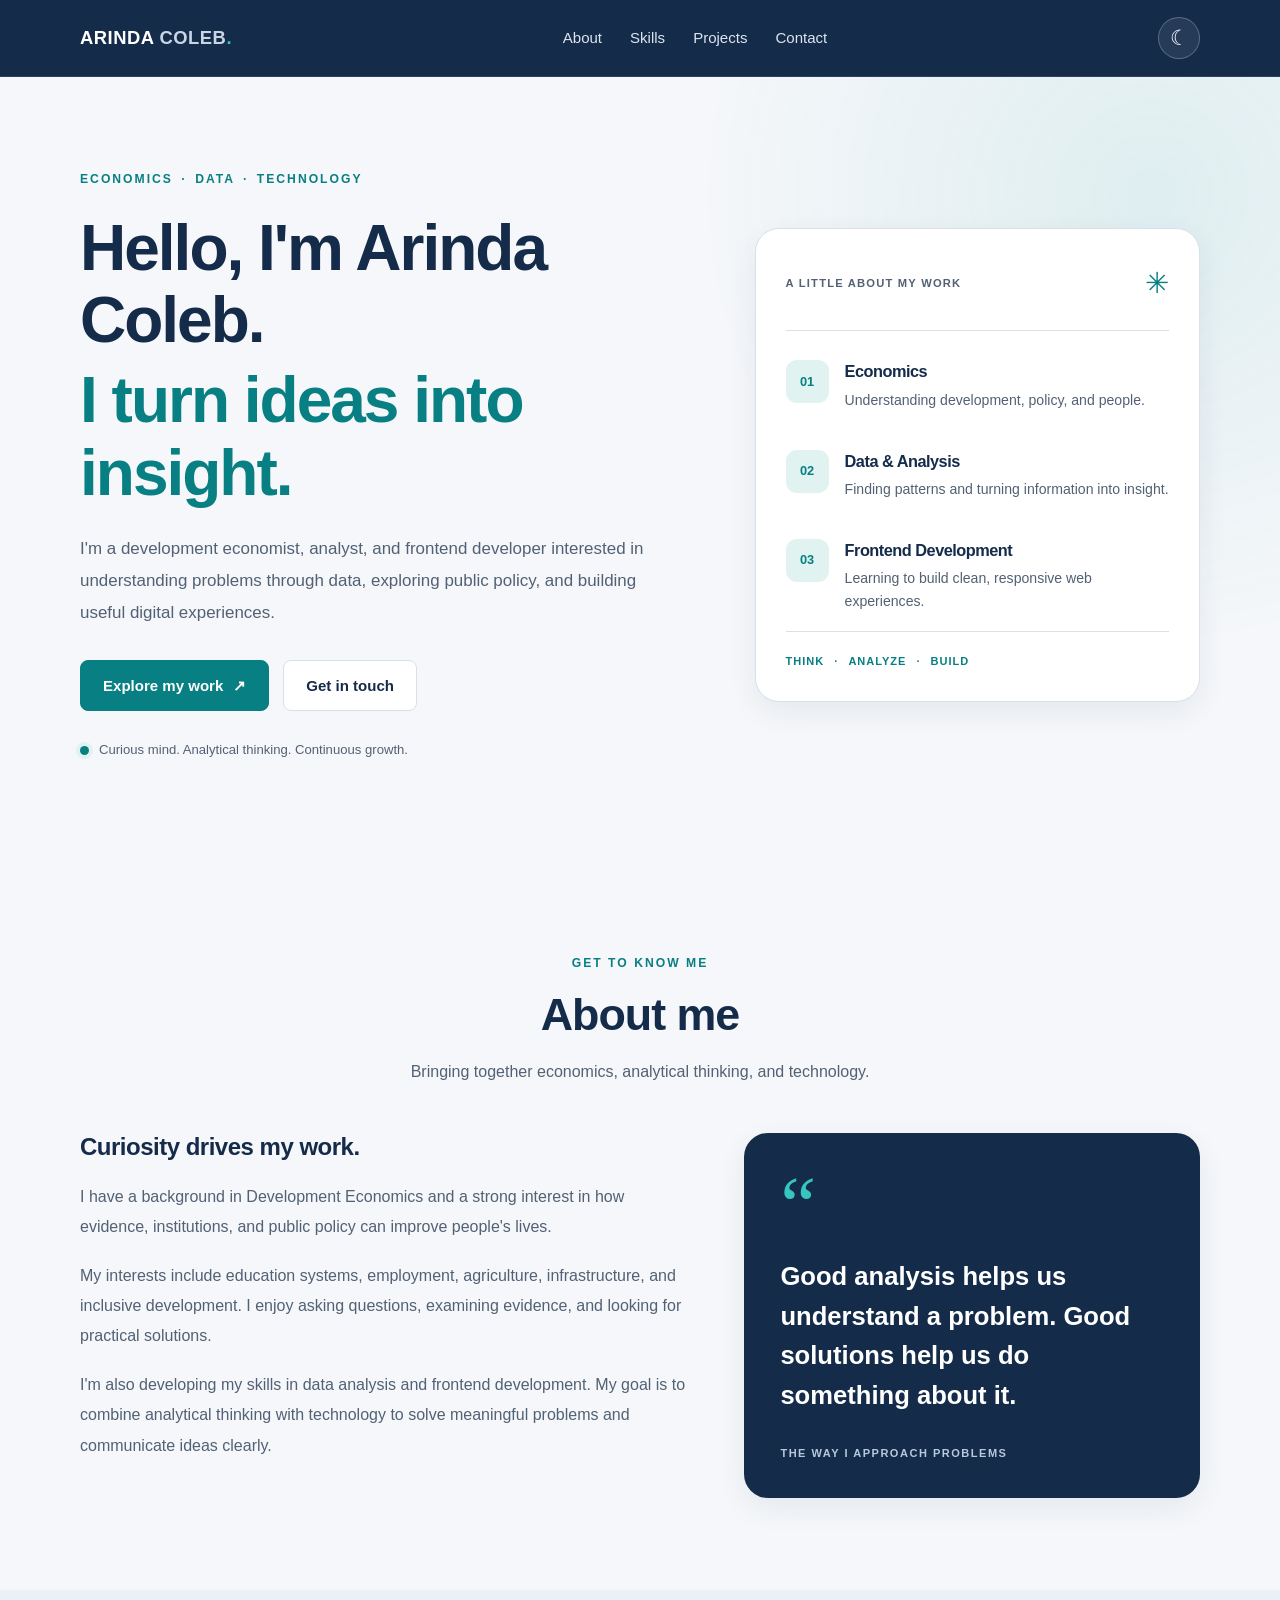
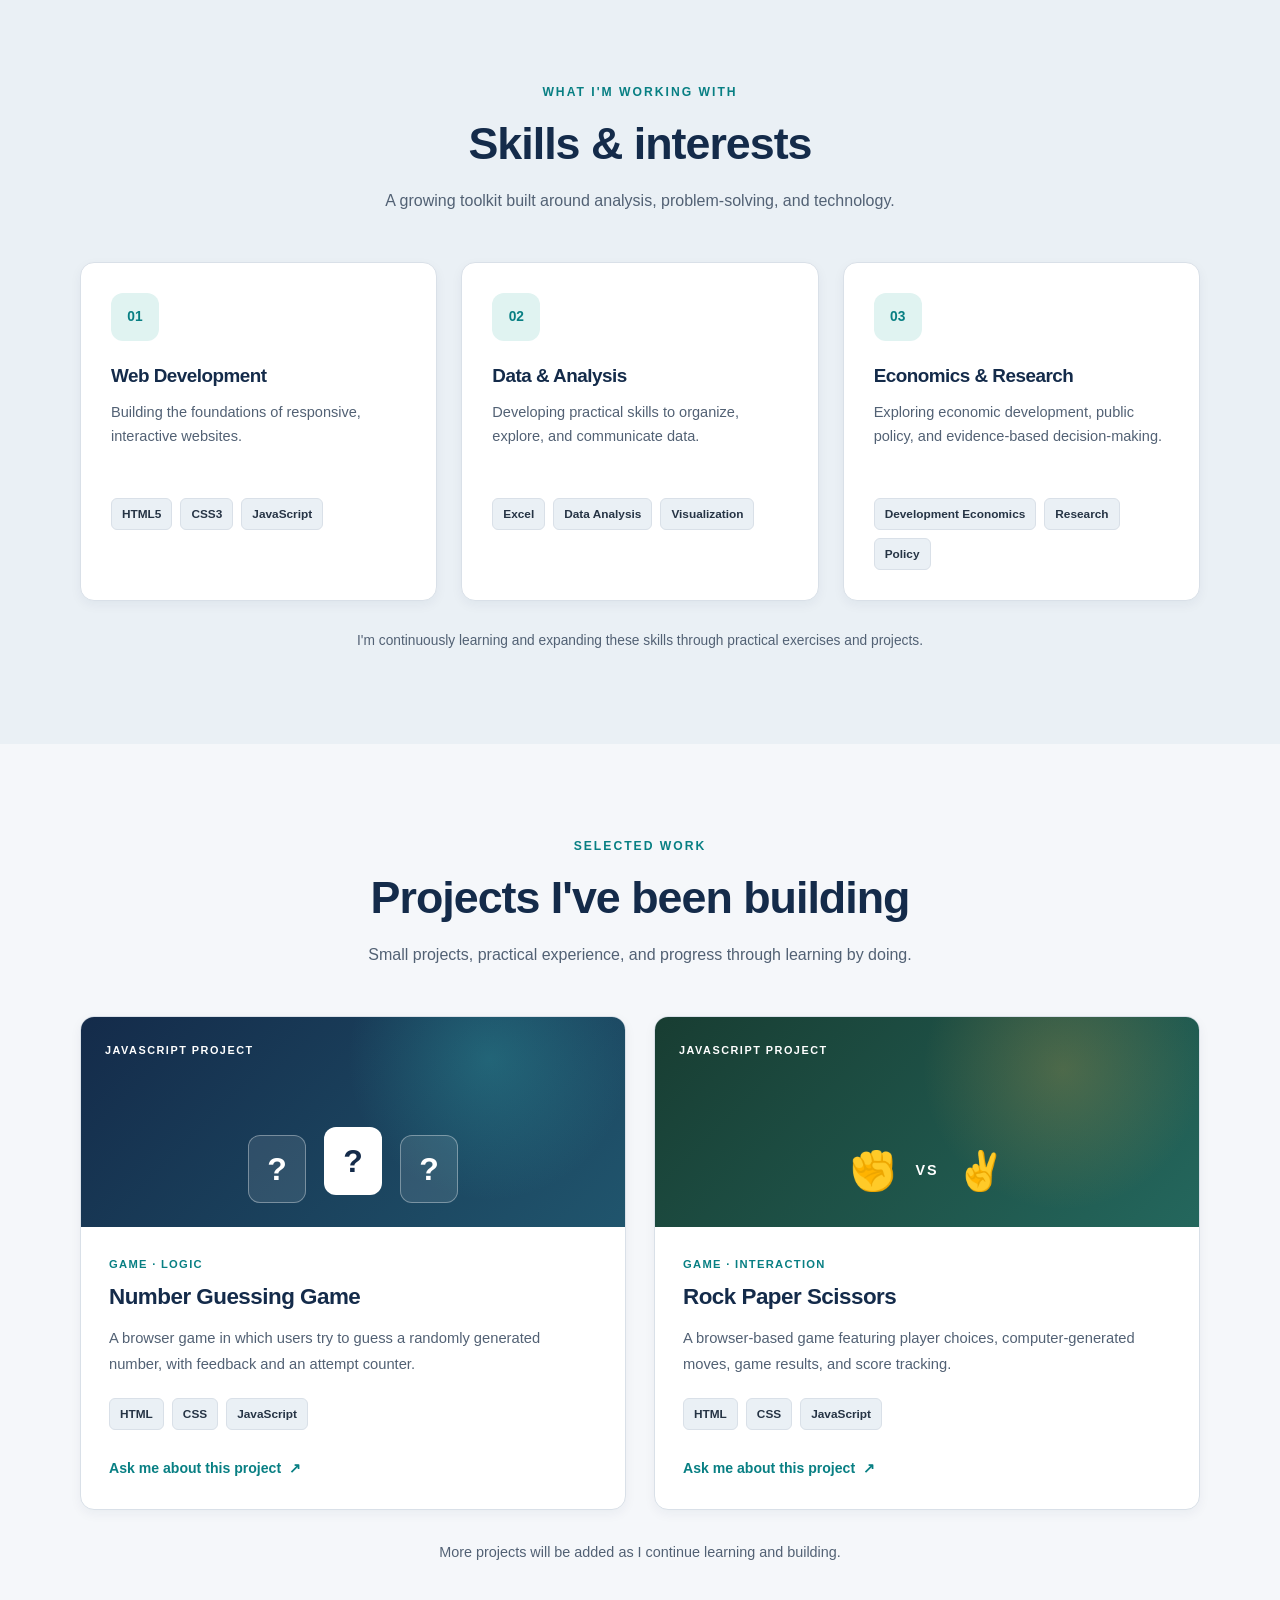
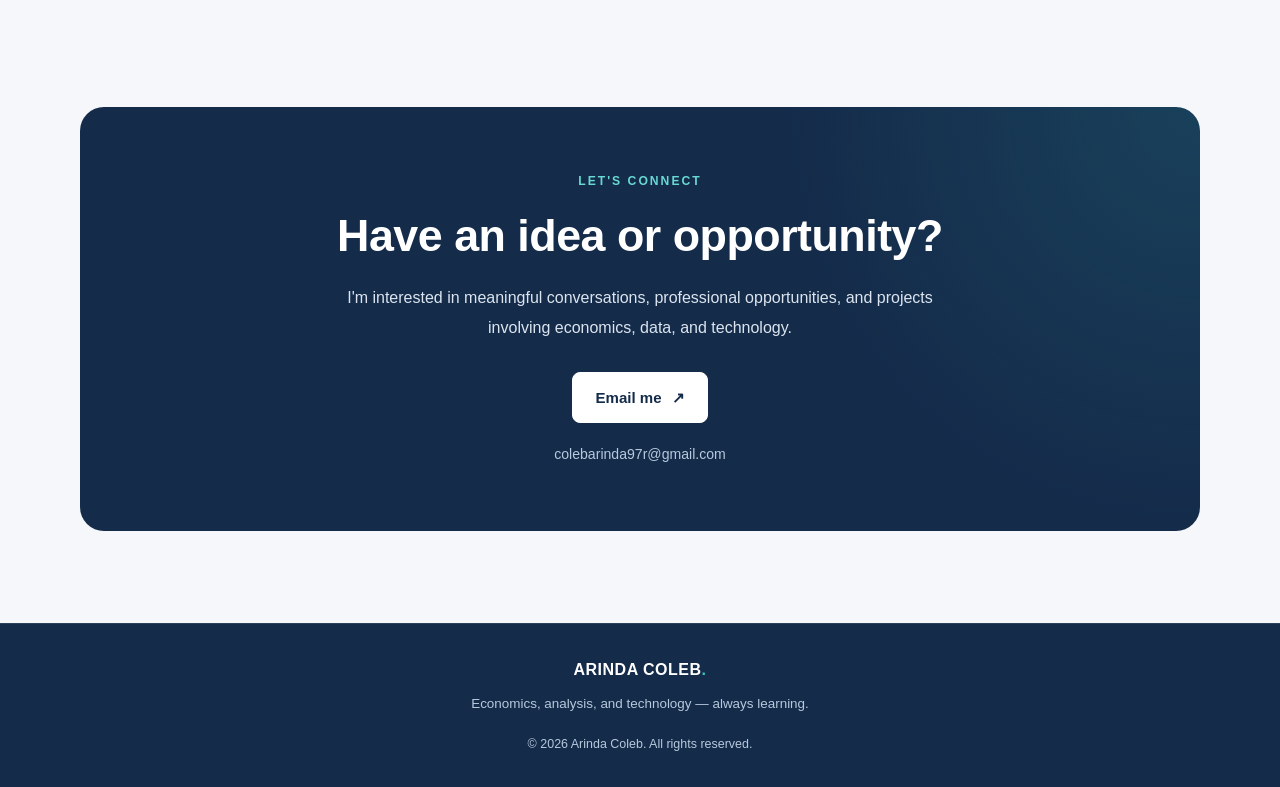
<file: index.html>
<!DOCTYPE html>
<html lang="en" data-theme="light">
<head>
    <meta charset="UTF-8">
    <meta name="viewport" content="width=device-width, initial-scale=1.0">

    <meta name="description" content="The portfolio of Arinda Coleb, a development economist, analyst, and frontend developer interested in data, technology, and public policy.">

    <meta name="theme-color" content="#142B4A">

    <title>Arinda Coleb | Economist, Analyst & Developer</title>

    <link rel="stylesheet" href="style.css">

    <script src="script.js" defer></script>
</head>

<body>

    <!-- Header and Navigation -->
    <header class="site-header" id="home">
        <div class="container nav-container">

            <a href="#home" class="logo" aria-label="Arinda Coleb home">
                ARINDA<span>COLEB</span><span class="logo-dot">.</span>
            </a>

            <nav class="navbar" id="navbar" aria-label="Main navigation">
                <a href="#about">About</a>
                <a href="#skills">Skills</a>
                <a href="#projects">Projects</a>
                <a href="#contact">Contact</a>
            </nav>

            <button
                class="theme-toggle"
                id="theme-toggle"
                type="button"
                aria-label="Switch to dark theme"
                title="Toggle color theme"
            >
                <span id="theme-icon" aria-hidden="true">☾</span>
            </button>

        </div>
    </header>

    <main>

        <!-- Hero Section -->
        <section class="hero">
            <div class="container hero-grid">

                <div class="hero-content">
                    <p class="eyebrow">
                        ECONOMICS <span>·</span> DATA <span>·</span> TECHNOLOGY
                    </p>

                    <h1 id="hero-title">
                        Hello, I'm Arinda Coleb.
                        <span class="hero-highlight" id="hero-highlight">
                            I turn ideas into insight.
                        </span>
                    </h1>

                    <p class="hero-description" id="hero-description">
                        I'm a development economist, analyst, and frontend
                        developer interested in understanding problems through
                        data, exploring public policy, and building useful
                        digital experiences.
                    </p>

                    <div class="hero-buttons">
                        <a href="#projects" class="btn btn-primary">
                            Explore my work <span aria-hidden="true">↗</span>
                        </a>

                        <a href="#contact" class="btn btn-secondary">
                            Get in touch
                        </a>
                    </div>

                    <div class="hero-note">
                        <span class="status-dot"></span>
                        <span>Curious mind. Analytical thinking. Continuous growth.</span>
                    </div>
                </div>

                <div class="hero-card">
                    <div class="hero-card-top">
                        <span class="card-label">A LITTLE ABOUT MY WORK</span>
                        <span class="card-symbol" aria-hidden="true">✳</span>
                    </div>

                    <div class="identity-item">
                        <div class="identity-icon" aria-hidden="true">01</div>
                        <div>
                            <h3>Economics</h3>
                            <p>Understanding development, policy, and people.</p>
                        </div>
                    </div>

                    <div class="identity-item">
                        <div class="identity-icon" aria-hidden="true">02</div>
                        <div>
                            <h3>Data & Analysis</h3>
                            <p>Finding patterns and turning information into insight.</p>
                        </div>
                    </div>

                    <div class="identity-item">
                        <div class="identity-icon" aria-hidden="true">03</div>
                        <div>
                            <h3>Frontend Development</h3>
                            <p>Learning to build clean, responsive web experiences.</p>
                        </div>
                    </div>

                    <div class="hero-card-footer">
                        <span>THINK</span>
                        <span>·</span>
                        <span>ANALYZE</span>
                        <span>·</span>
                        <span>BUILD</span>
                    </div>
                </div>

            </div>
        </section>

        <!-- About Section -->
        <section class="section" id="about">
            <div class="container">

                <div class="section-heading">
                    <p class="eyebrow">GET TO KNOW ME</p>
                    <h2>About me</h2>
                    <p class="section-intro" id="about-intro">
                        Bringing together economics, analytical thinking,
                        and technology.
                    </p>
                </div>

                <div class="about-grid">
                    <div class="about-main" id="editable-about">
                        <h3 id="about-heading">Curiosity drives my work.</h3>

                        <p>
                            I have a background in Development Economics and
                            a strong interest in how evidence, institutions,
                            and public policy can improve people's lives.
                        </p>

                        <p>
                            My interests include education systems, employment,
                            agriculture, infrastructure, and inclusive
                            development. I enjoy asking questions, examining
                            evidence, and looking for practical solutions.
                        </p>

                        <p>
                            I'm also developing my skills in data analysis
                            and frontend development. My goal is to combine
                            analytical thinking with technology to solve
                            meaningful problems and communicate ideas clearly.
                        </p>
                    </div>

                    <aside class="about-highlight">
                        <span class="highlight-symbol" aria-hidden="true">“</span>

                        <blockquote id="about-quote">
                            Good analysis helps us understand a problem.
                            Good solutions help us do something about it.
                        </blockquote>

                        <p class="highlight-caption">
                            THE WAY I APPROACH PROBLEMS
                        </p>
                    </aside>
                </div>

            </div>
        </section>

        <!-- Skills Section -->
        <section class="section section-alt" id="skills">
            <div class="container">

                <div class="section-heading">
                    <p class="eyebrow">WHAT I'M WORKING WITH</p>
                    <h2 id="skills-heading">Skills & interests</h2>
                    <p class="section-intro">
                        A growing toolkit built around analysis,
                        problem-solving, and technology.
                    </p>
                </div>

                <div class="skills-grid">

                    <article class="skill-card">
                        <div class="skill-icon" aria-hidden="true">01</div>
                        <h3 data-category-heading="Web Development">Web Development</h3>
                        <p data-category-description="Web Development">
                            Building the foundations of responsive,
                            interactive websites.
                        </p>

                        <div class="tag-list" data-skill-category="Web Development">
                            <span>HTML5</span>
                            <span>CSS3</span>
                            <span>JavaScript</span>
                        </div>
                    </article>

                    <article class="skill-card">
                        <div class="skill-icon" aria-hidden="true">02</div>
                        <h3 data-category-heading="Data & Analysis">Data & Analysis</h3>
                        <p data-category-description="Data & Analysis">
                            Developing practical skills to organize,
                            explore, and communicate data.
                        </p>

                        <div class="tag-list" data-skill-category="Data & Analysis">
                            <span>Excel</span>
                            <span>Data Analysis</span>
                            <span>Visualization</span>
                        </div>
                    </article>

                    <article class="skill-card">
                        <div class="skill-icon" aria-hidden="true">03</div>
                        <h3 data-category-heading="Economics & Research">Economics & Research</h3>
                        <p data-category-description="Economics & Research">
                            Exploring economic development, public policy,
                            and evidence-based decision-making.
                        </p>

                        <div class="tag-list" data-skill-category="Economics & Research">
                            <span>Development Economics</span>
                            <span>Research</span>
                            <span>Policy</span>
                        </div>
                    </article>

                </div>

                <p class="skills-note" id="skills-note">
                    I'm continuously learning and expanding these skills
                    through practical exercises and projects.
                </p>

            </div>
        </section>

        <!-- Projects Section -->
        <section class="section" id="projects">
            <div class="container">

                <div class="section-heading">
                    <p class="eyebrow">SELECTED WORK</p>
                    <h2 id="projects-heading">Projects I've been building</h2>
                    <p class="section-intro">
                        Small projects, practical experience, and progress
                        through learning by doing.
                    </p>
                </div>

                <div class="projects-grid" id="editable-projects">

                    <article class="project-card">
                        <div class="project-visual visual-guess">
                            <span class="visual-label">JAVASCRIPT PROJECT</span>
                            <div class="guess-preview" aria-hidden="true">
                                <span>?</span>
                                <span>?</span>
                                <span>?</span>
                            </div>
                        </div>

                        <div class="project-content">
                            <p class="project-category">GAME · LOGIC</p>
                            <h3>Number Guessing Game</h3>

                            <p>
                                A browser game in which users try to guess
                                a randomly generated number, with feedback
                                and an attempt counter.
                            </p>

                            <div class="tag-list">
                                <span>HTML</span>
                                <span>CSS</span>
                                <span>JavaScript</span>
                            </div>

                            <a class="project-link" href="#contact">
                                Ask me about this project
                                <span aria-hidden="true">↗</span>
                            </a>
                        </div>
                    </article>

                    <article class="project-card">
                        <div class="project-visual visual-rps">
                            <span class="visual-label">JAVASCRIPT PROJECT</span>
                            <div class="rps-preview" aria-hidden="true">
                                <span>✊</span>
                                <span>VS</span>
                                <span>✌</span>
                            </div>
                        </div>

                        <div class="project-content">
                            <p class="project-category">GAME · INTERACTION</p>
                            <h3>Rock Paper Scissors</h3>

                            <p>
                                A browser-based game featuring player choices,
                                computer-generated moves, game results,
                                and score tracking.
                            </p>

                            <div class="tag-list">
                                <span>HTML</span>
                                <span>CSS</span>
                                <span>JavaScript</span>
                            </div>

                            <a class="project-link" href="#contact">
                                Ask me about this project
                                <span aria-hidden="true">↗</span>
                            </a>
                        </div>
                    </article>

                </div>

                <div class="projects-note">
                    <p>
                        More projects will be added as I continue learning
                        and building.
                    </p>
                </div>

            </div>
        </section>

        <!-- Contact Section -->
        <section class="section contact-section" id="contact">
            <div class="container">
                <div class="contact-card">

                    <p class="eyebrow">LET'S CONNECT</p>

                    <h2 id="contact-heading">Have an idea or opportunity?</h2>

                    <p id="contact-description">
                        I'm interested in meaningful conversations,
                        professional opportunities, and projects involving
                        economics, data, and technology.
                    </p>

                    <a
                        href="mailto:colebarinda97r@gmail.com" id="contact-link"
                        class="btn btn-light"
                    >
                        Email me
                        <span aria-hidden="true">↗</span>
                    </a>

                    <p class="contact-email" id="contact-email">
                        colebarinda97r@gmail.com
                    </p>

                </div>
            </div>
        </section>

    </main>

    <!-- Footer -->
    <footer class="site-footer">
        <div class="container footer-content">

            <a href="#home" class="footer-logo">
                ARINDA COLEB<span>.</span>
            </a>

            <p id="footer-text">
                Economics, analysis, and technology — always learning.
            </p>

            <p class="copyright">
                &copy; <span id="current-year">2026</span> Arinda Coleb.
                All rights reserved.
            </p>

        </div>
    </footer>

</body>
</html>
</file>
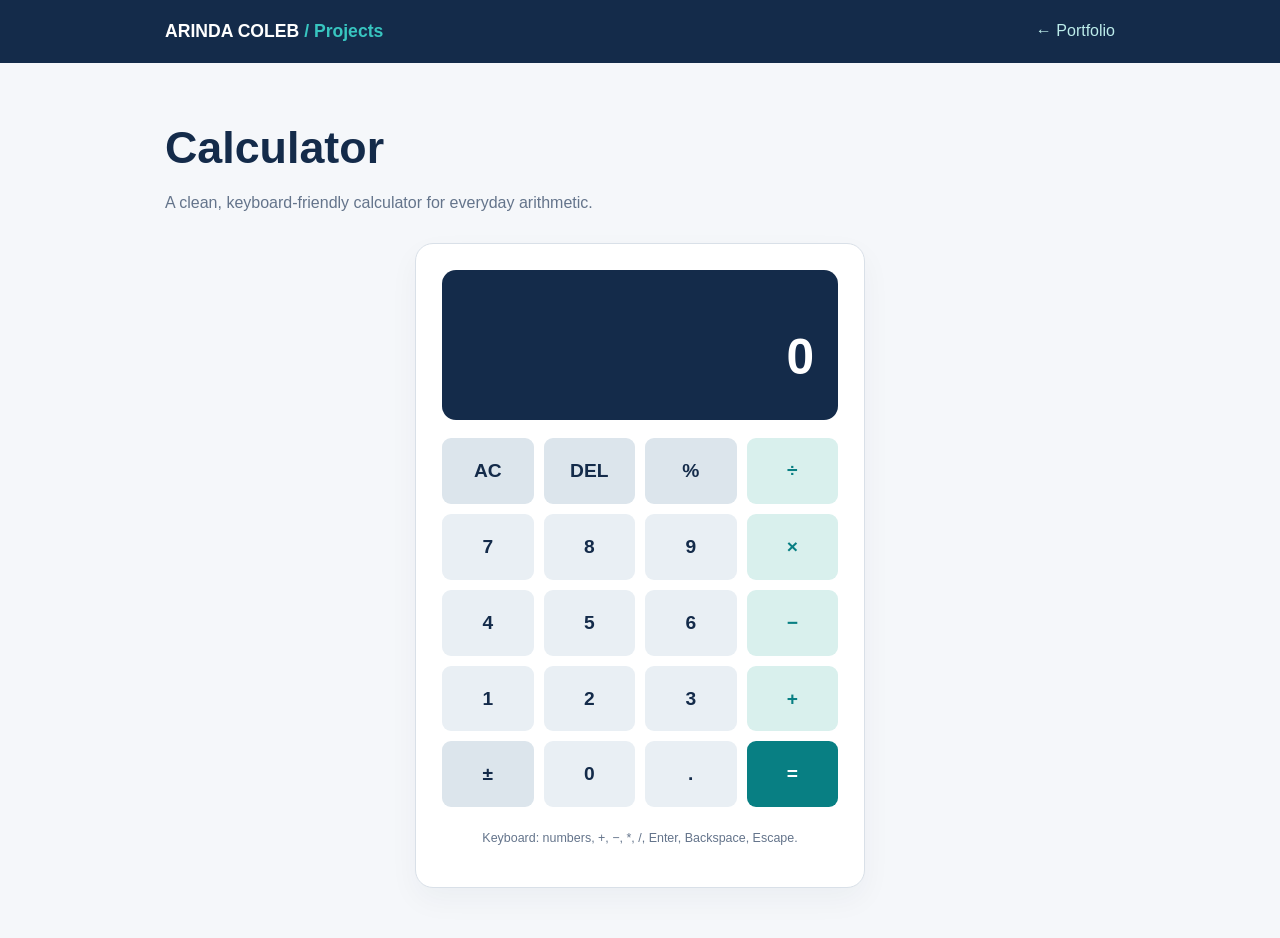
<file: docs/Projects/Calc/index.html>
<!doctype html>
<html lang="en">
  <head>
    <meta charset="UTF-8" />
    <meta name="viewport" content="width=device-width,initial-scale=1" />
    <meta
      name="description"
      content="A clean, keyboard-friendly calculator for everyday arithmetic."
    />
    <title>Calculator | Arinda Coleb</title>
    <link rel="stylesheet" href="style.css" />
    <script src="script.js" defer></script>
  </head>
  <body>
    <header>
      <strong
        >ARINDA COLEB <span style="color: #38c5c0">/ Projects</span></strong
      ><a href="../../index.html">← Portfolio</a>
    </header>
    <main>
      <h1>Calculator</h1>
      <p class="lead">
        A clean, keyboard-friendly calculator for everyday arithmetic.
      </p>
      <section class="panel calc">
        <div class="screen" aria-live="polite">
          <div id="expression" class="expression">&nbsp;</div>
          <div id="display" class="display">0</div>
        </div>
        <div class="keys">
          <button data-action="clear" class="utility">AC</button
          ><button data-action="delete" class="utility">DEL</button
          ><button data-action="percent" class="utility">%</button
          ><button data-action="operator" data-value="/" class="operator">
            ÷</button
          ><button data-value="7">7</button><button data-value="8">8</button
          ><button data-value="9">9</button
          ><button data-action="operator" data-value="*" class="operator">
            ×</button
          ><button data-value="4">4</button><button data-value="5">5</button
          ><button data-value="6">6</button
          ><button data-action="operator" data-value="-" class="operator">
            −</button
          ><button data-value="1">1</button><button data-value="2">2</button
          ><button data-value="3">3</button
          ><button data-action="operator" data-value="+" class="operator">
            +</button
          ><button data-action="sign" class="utility">±</button
          ><button data-value="0">0</button><button data-value=".">.</button
          ><button data-action="equals" class="equals">=</button>
        </div>
        <p class="muted">
          Keyboard: numbers, +, −, *, /, Enter, Backspace, Escape.
        </p>
      </section>
    </main>
  </body>
</html>
</file>
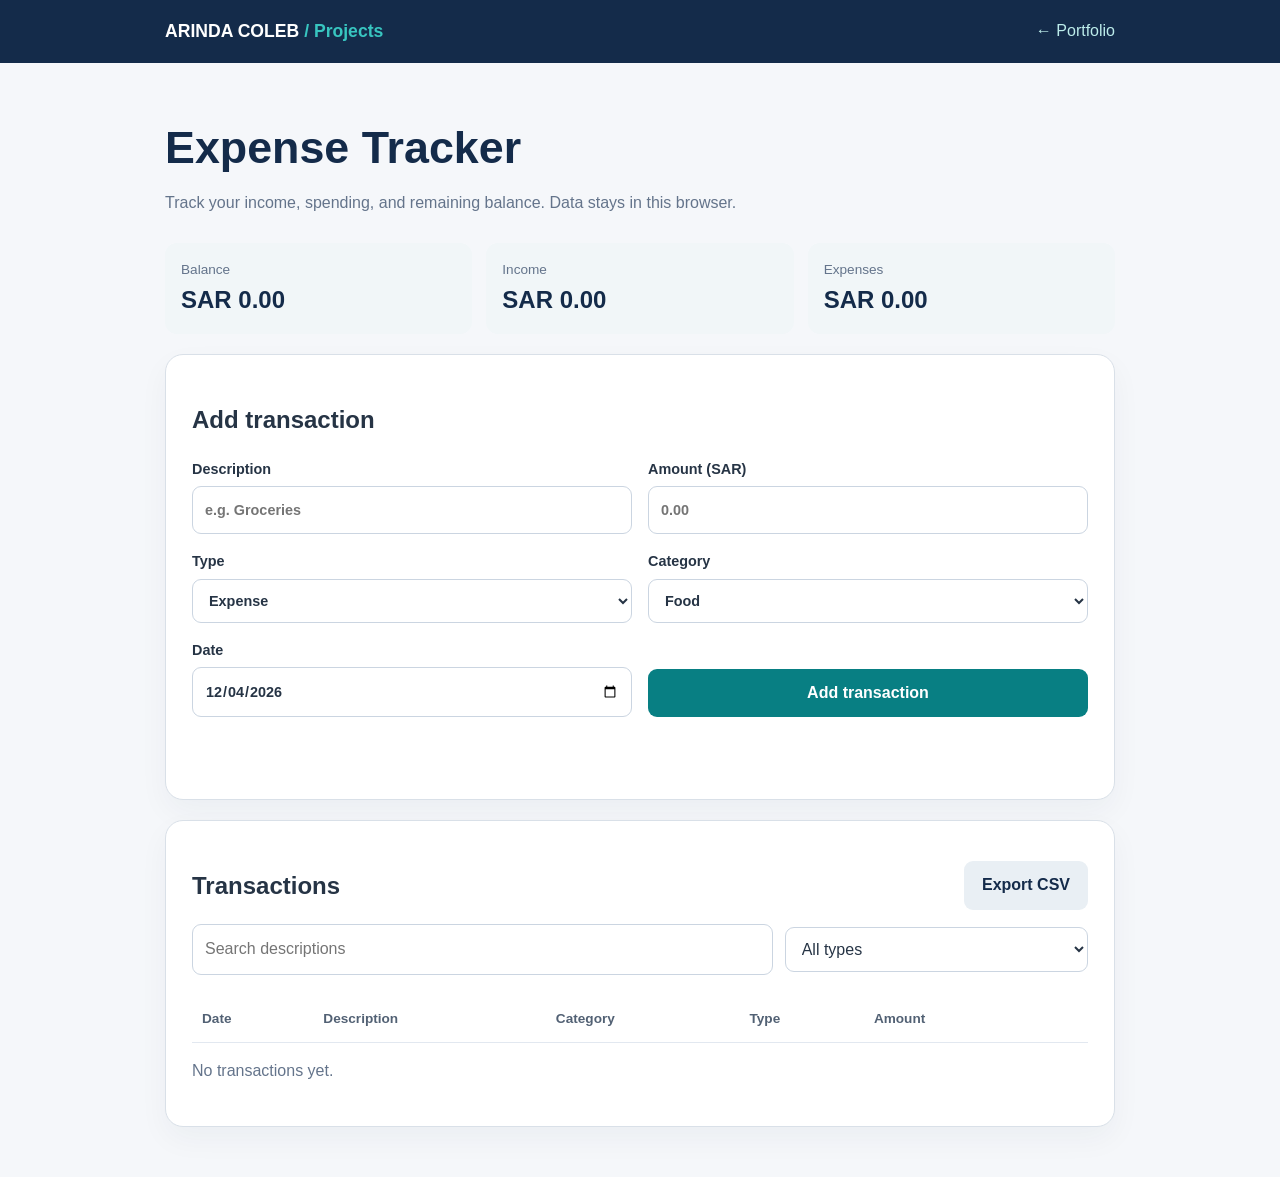
<file: docs/Projects/ExpT/index.html>
<!doctype html>
<html lang="en">
  <head>
    <meta charset="UTF-8" />
    <meta name="viewport" content="width=device-width,initial-scale=1" />
    <meta
      name="description"
      content="Track your income, spending, and remaining balance. Data stays in this browser."
    />
    <title>Expense Tracker | Arinda Coleb</title>
    <link rel="stylesheet" href="style.css" />
    <script src="script.js" defer></script>
  </head>
  <body>
    <header>
      <strong
        >ARINDA COLEB <span style="color: #38c5c0">/ Projects</span></strong
      ><a href="../../index.html">← Portfolio</a>
    </header>
    <main>
      <h1>Expense Tracker</h1>
      <p class="lead">
        Track your income, spending, and remaining balance. Data stays in this
        browser.
      </p>
      <section class="grid">
        <div class="stat">
          <span>Balance</span><strong id="balance">SAR 0.00</strong>
        </div>
        <div class="stat">
          <span>Income</span><strong id="income">SAR 0.00</strong>
        </div>
        <div class="stat">
          <span>Expenses</span><strong id="expenses">SAR 0.00</strong>
        </div>
      </section>
      <section class="panel" style="margin-top: 20px">
        <h2>Add transaction</h2>
        <form id="transaction-form" class="form-grid">
          <label
            >Description<input
              id="description"
              maxlength="80"
              required
              placeholder="e.g. Groceries" /></label
          ><label
            >Amount (SAR)<input
              id="amount"
              type="number"
              min="0.01"
              step="0.01"
              required
              placeholder="0.00" /></label
          ><label
            >Type<select id="type">
              <option value="expense">Expense</option>
              <option value="income">Income</option>
            </select></label
          ><label
            >Category<select id="category">
              <option>Food</option>
              <option>Housing</option>
              <option>Transport</option>
              <option>Shopping</option>
              <option>Health</option>
              <option>Salary</option>
              <option>Savings</option>
              <option>Other</option>
            </select></label
          ><label>Date<input id="date" type="date" required /></label
          ><button type="submit">Add transaction</button>
        </form>
        <p class="message" id="notice" aria-live="polite"></p>
      </section>
      <section class="panel">
        <div class="row" style="justify-content: space-between">
          <h2>Transactions</h2>
          <button class="secondary" id="export">Export CSV</button>
        </div>
        <div class="row">
          <input
            id="search"
            placeholder="Search descriptions"
            aria-label="Search descriptions"
            style="flex: 2; min-width: 170px"
          /><select
            id="filter"
            aria-label="Filter transaction type"
            style="flex: 1; min-width: 140px"
          >
            <option value="all">All types</option>
            <option value="income">Income</option>
            <option value="expense">Expenses</option>
          </select>
        </div>
        <div class="table-wrap">
          <table>
            <thead>
              <tr>
                <th>Date</th>
                <th>Description</th>
                <th>Category</th>
                <th>Type</th>
                <th>Amount</th>
                <th></th>
              </tr>
            </thead>
            <tbody id="transactions"></tbody>
          </table>
        </div>
        <p class="muted" id="empty">No transactions yet.</p>
      </section>
    </main>
  </body>
</html>
</file>
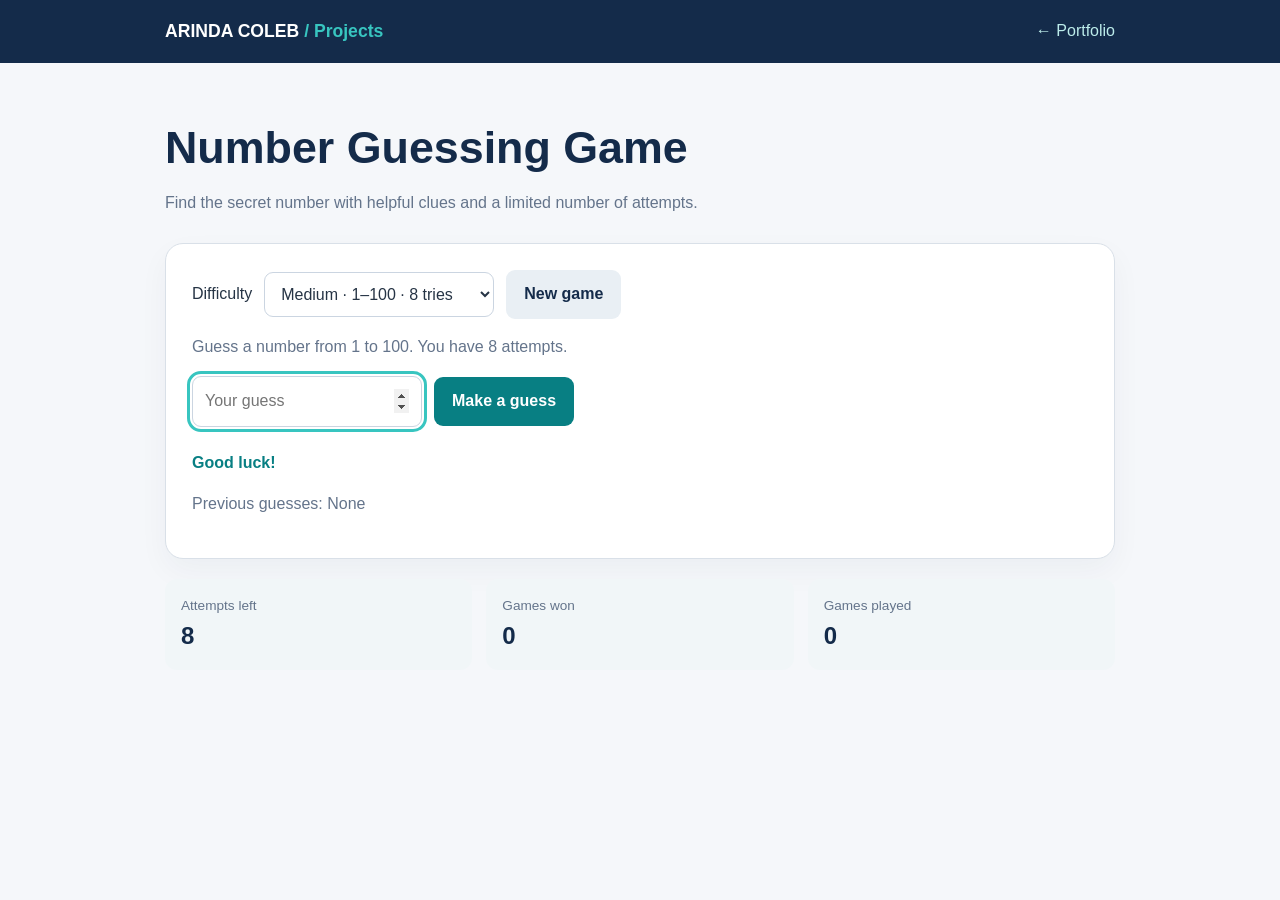
<file: docs/Projects/NGG/index.html>
<!doctype html>
<html lang="en">
  <head>
    <meta charset="UTF-8" />
    <meta name="viewport" content="width=device-width,initial-scale=1" />
    <meta
      name="description"
      content="Find the secret number with helpful clues and a limited number of attempts."
    />
    <title>Number Guessing Game | Arinda Coleb</title>
    <link rel="stylesheet" href="style.css" />
    <script src="script.js" defer></script>
  </head>
  <body>
    <header>
      <strong
        >ARINDA COLEB <span style="color: #38c5c0">/ Projects</span></strong
      ><a href="../../index.html">← Portfolio</a>
    </header>
    <main>
      <h1>Number Guessing Game</h1>
      <p class="lead">
        Find the secret number with helpful clues and a limited number of
        attempts.
      </p>
      <section class="panel">
        <div class="row">
          <label for="difficulty">Difficulty</label
          ><select id="difficulty" style="max-width: 230px">
            <option value="easy">Easy · 1–50 · 10 tries</option>
            <option value="medium" selected>Medium · 1–100 · 8 tries</option>
            <option value="hard">Hard · 1–200 · 7 tries</option></select
          ><button id="new" class="secondary">New game</button>
        </div>
        <p id="range" class="muted"></p>
        <form id="guess-form" class="row">
          <input
            id="guess"
            type="number"
            min="1"
            max="100"
            placeholder="Your guess"
            required
            style="max-width: 230px"
          /><button id="submit" type="submit">Make a guess</button>
        </form>
        <p id="message" class="message" aria-live="polite">Ready?</p>
        <p id="history" class="muted">Previous guesses: None</p>
      </section>
      <section class="grid">
        <div class="stat">
          <span>Attempts left</span><strong id="left">8</strong>
        </div>
        <div class="stat">
          <span>Games won</span><strong id="wins">0</strong>
        </div>
        <div class="stat">
          <span>Games played</span><strong id="played">0</strong>
        </div>
      </section>
    </main>
  </body>
</html>
</file>
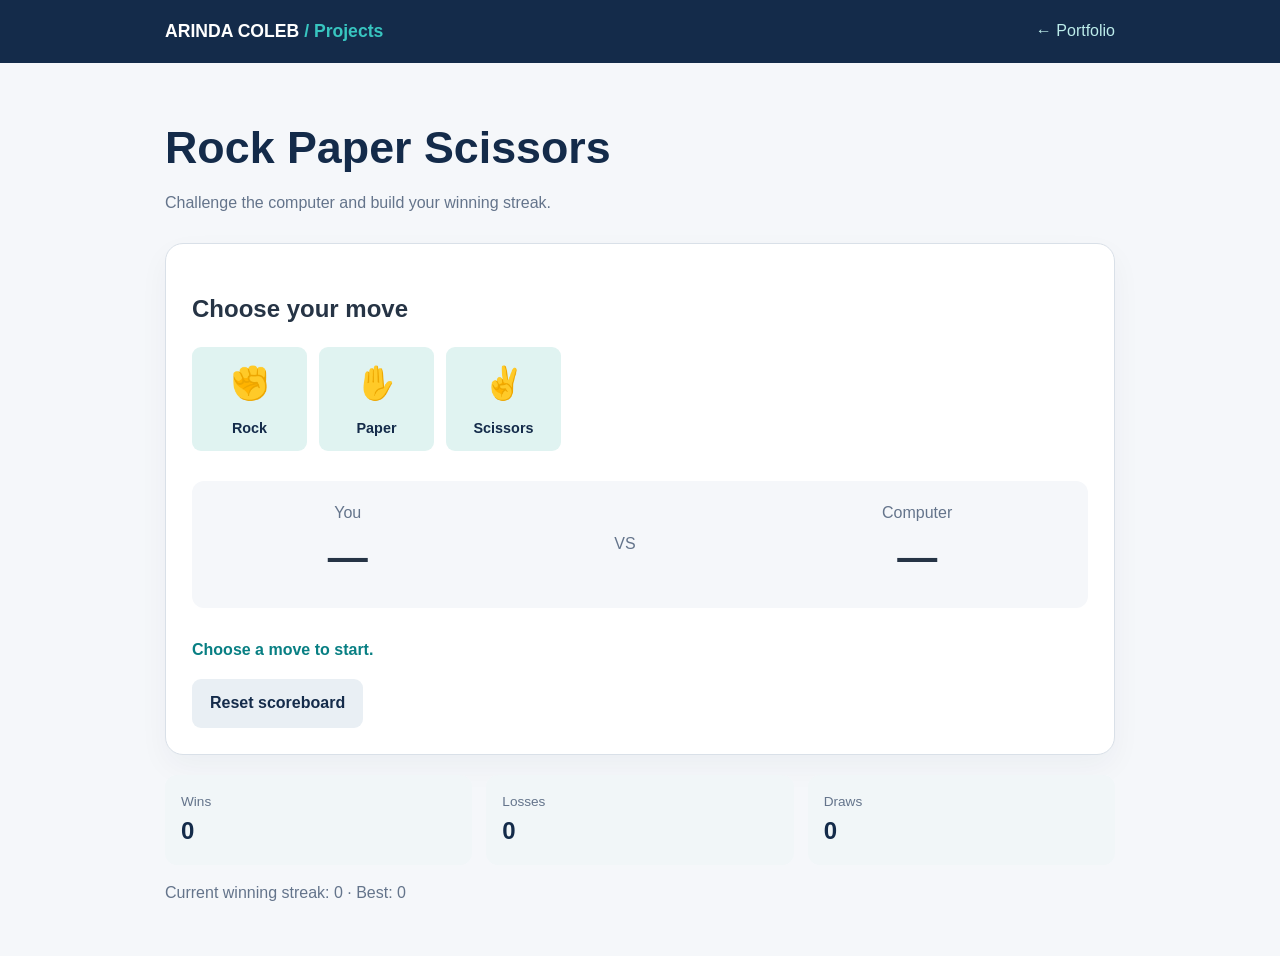
<file: docs/Projects/RPS/index.html>
<!doctype html>
<html lang="en">
  <head>
    <meta charset="UTF-8" />
    <meta name="viewport" content="width=device-width,initial-scale=1" />
    <meta
      name="description"
      content="Challenge the computer and build your winning streak."
    />
    <title>Rock Paper Scissors | Arinda Coleb</title>
    <link rel="stylesheet" href="style.css" />
    <script src="script.js" defer></script>
  </head>
  <body>
    <header>
      <strong
        >ARINDA COLEB <span style="color: #38c5c0">/ Projects</span></strong
      ><a href="../../index.html">← Portfolio</a>
    </header>
    <main>
      <h1>Rock Paper Scissors</h1>
      <p class="lead">Challenge the computer and build your winning streak.</p>
      <section class="panel">
        <h2>Choose your move</h2>
        <div class="moves">
          <button data-move="rock" aria-label="Rock">✊<span>Rock</span></button
          ><button data-move="paper" aria-label="Paper">
            ✋<span>Paper</span></button
          ><button data-move="scissors" aria-label="Scissors">
            ✌️<span>Scissors</span>
          </button>
        </div>
        <div class="battle">
          <div>
            <span class="muted">You</span><strong id="player-move">—</strong>
          </div>
          <span class="muted">VS</span>
          <div>
            <span class="muted">Computer</span
            ><strong id="computer-move">—</strong>
          </div>
        </div>
        <p class="message" id="result" aria-live="polite">
          Choose a move to start.
        </p>
        <button class="secondary" id="reset">Reset scoreboard</button>
      </section>
      <section class="grid">
        <div class="stat"><span>Wins</span><strong id="wins">0</strong></div>
        <div class="stat">
          <span>Losses</span><strong id="losses">0</strong>
        </div>
        <div class="stat"><span>Draws</span><strong id="draws">0</strong></div>
      </section>
      <p class="muted" id="streak">Current winning streak: 0 · Best: 0</p>
    </main>
  </body>
</html>
</file>
<file: style.css>
/* ==========================================
   ARINDA COLEB | PROFESSIONAL PORTFOLIO
   Navy + Teal | Responsive | Light & Dark
========================================== */

/* 1. LIGHT THEME VARIABLES */
:root {
    color-scheme: light;

    --color-primary: #142B4A;
    --color-primary-hover: #1D3D63;

    --color-accent: #087F83;
    --color-accent-hover: #06696D;
    --color-accent-soft: #E0F3F1;

    --color-bg: #F5F7FA;
    --color-surface: #FFFFFF;
    --color-surface-alt: #EAF0F5;

    --color-heading: #142B4A;
    --color-text: #263445;
    --color-muted: #526174;

    --color-border: #D9E0E8;
    --color-header-text: #FFFFFF;

    --color-hero-glow: rgb(21 154 156 / 10%);
    --color-card-glow: rgb(20 43 74 / 7%);

    --shadow-small: 0 4px 12px rgb(20 43 74 / 5%);
    --shadow-card: 0 10px 30px rgb(20 43 74 / 7%);
    --shadow-hover: 0 16px 36px rgb(20 43 74 / 12%);

    --radius-small: 8px;
    --radius-medium: 14px;
    --radius-large: 24px;

    --container-width: 1120px;
    --transition: 0.25s ease;
}

/* 2. DARK THEME VARIABLES */
html[data-theme="dark"] {
    color-scheme: dark;

    --color-primary: #101820;
    --color-primary-hover: #1B2735;

    --color-accent: #38C5C0;
    --color-accent-hover: #68D8D2;
    --color-accent-soft: #173B3D;

    --color-bg: #101820;
    --color-surface: #1B2735;
    --color-surface-alt: #222F3E;

    --color-heading: #F1F5F9;
    --color-text: #DCE5EF;
    --color-muted: #B7C3D0;

    --color-border: #344456;
    --color-header-text: #F1F5F9;

    --color-hero-glow: rgb(56 197 192 / 8%);
    --color-card-glow: rgb(0 0 0 / 12%);

    --shadow-small: 0 4px 12px rgb(0 0 0 / 12%);
    --shadow-card: 0 10px 30px rgb(0 0 0 / 15%);
    --shadow-hover: 0 16px 36px rgb(0 0 0 / 25%);
}

/* 3. RESET AND GLOBAL STYLES */
* {
    margin: 0;
    padding: 0;
    box-sizing: border-box;
}

html {
    scroll-behavior: smooth;
    scroll-padding-top: 90px;
}

body {
    font-family: "Segoe UI", Arial, sans-serif;
    background: var(--color-bg);
    color: var(--color-text);
    line-height: 1.7;
    -webkit-font-smoothing: antialiased;

    transition:
        background-color var(--transition),
        color var(--transition);
}

body,
button,
a {
    -webkit-tap-highlight-color: transparent;
}

a {
    color: inherit;
}

button,
a {
    touch-action: manipulation;
}

button {
    font: inherit;
}

img {
    max-width: 100%;
    display: block;
}

h1,
h2,
h3 {
    color: var(--color-heading);
    line-height: 1.2;
    letter-spacing: -0.5px;
}

p {
    color: var(--color-muted);
}

::selection {
    background: var(--color-accent);
    color: #FFFFFF;
}

.container {
    width: min(var(--container-width), calc(100% - 48px));
    margin-inline: auto;
}

section[id] {
    scroll-margin-top: 90px;
}

/* 4. HEADER */
.site-header {
    position: sticky;
    top: 0;
    z-index: 100;

    background: var(--color-primary);
    border-bottom: 1px solid rgb(255 255 255 / 10%);

    transition: background-color var(--transition);
}

.nav-container {
    min-height: 76px;

    display: flex;
    align-items: center;
    justify-content: space-between;
    gap: 24px;
}

.logo,
.footer-logo {
    text-decoration: none;
    font-size: 1.15rem;
    font-weight: 800;
    letter-spacing: 0.5px;
    white-space: nowrap;
}

.logo {
    color: #FFFFFF;
}

.logo > span:first-child {
    color: #C8D5E5;
    margin-left: 5px;
}

.logo .logo-dot,
.footer-logo span {
    color: #38C5C0;
}

.navbar {
    display: flex;
    align-items: center;
    gap: 28px;
}

.navbar a {
    color: #DCE5EF;
    text-decoration: none;
    font-size: 0.94rem;
    font-weight: 500;

    transition: color var(--transition);
}

.navbar a:hover {
    color: #68D8D2;
}

/* Theme toggle */
.theme-toggle {
    width: 42px;
    height: 42px;
    flex-shrink: 0;

    display: grid;
    place-items: center;

    border: 1px solid rgb(255 255 255 / 25%);
    border-radius: 50%;

    background: rgb(255 255 255 / 8%);
    color: #FFFFFF;

    cursor: pointer;
    font-size: 1.3rem;

    transition:
        background-color var(--transition),
        transform var(--transition);
}

.theme-toggle:hover {
    background: rgb(255 255 255 / 18%);
    transform: rotate(12deg);
}

/* 5. HERO SECTION */
.hero {
    position: relative;
    overflow: hidden;

    padding: 92px 0 100px;

    background:
        radial-gradient(
            circle at 90% 15%,
            var(--color-hero-glow),
            transparent 34%
        ),
        var(--color-bg);

    transition: background-color var(--transition);
}

.hero-grid {
    display: grid;
    grid-template-columns: 1.15fr 0.85fr;
    align-items: center;
    gap: 72px;
}

.eyebrow {
    color: var(--color-accent);
    font-size: 0.76rem;
    font-weight: 800;
    letter-spacing: 2px;
    text-transform: uppercase;
}

.hero .eyebrow {
    margin-bottom: 22px;
}

.hero .eyebrow span {
    padding-inline: 3px;
}

.hero h1 {
    max-width: 650px;
    font-size: clamp(2.5rem, 5vw, 4.1rem);
    letter-spacing: -2px;
    line-height: 1.13;
    margin-bottom: 24px;
}

.hero-highlight {
    display: block;
    color: var(--color-accent);
    margin-top: 8px;
}

.hero-description {
    max-width: 590px;
    font-size: 1.06rem;
    line-height: 1.9;
    margin-bottom: 30px;
}

.hero-buttons {
    display: flex;
    flex-wrap: wrap;
    gap: 14px;
    margin-bottom: 28px;
}

/* 6. BUTTONS */
.btn {
    min-height: 48px;

    display: inline-flex;
    align-items: center;
    justify-content: center;
    gap: 10px;

    padding: 12px 22px;
    border-radius: var(--radius-small);

    font-size: 0.94rem;
    font-weight: 700;
    text-decoration: none;

    transition:
        background-color var(--transition),
        color var(--transition),
        border-color var(--transition),
        transform var(--transition);
}

.btn:hover {
    transform: translateY(-2px);
}

.btn-primary {
    background: var(--color-accent);
    color: #FFFFFF;
    border: 1px solid var(--color-accent);
}

.btn-primary:hover {
    background: var(--color-accent-hover);
    border-color: var(--color-accent-hover);
}

.btn-secondary {
    color: var(--color-heading);
    background: var(--color-surface);
    border: 1px solid var(--color-border);
}

.btn-secondary:hover {
    border-color: var(--color-accent);
    color: var(--color-accent);
}

.hero-note {
    display: flex;
    align-items: center;
    flex-wrap: wrap;
    gap: 10px;

    font-size: 0.82rem;
    color: var(--color-muted);
}

.status-dot {
    width: 9px;
    height: 9px;
    border-radius: 50%;
    background: var(--color-accent);
    box-shadow: 0 0 0 4px var(--color-accent-soft);
    flex-shrink: 0;
}

/* 7. HERO IDENTITY CARD */
.hero-card {
    padding: 30px;

    background: var(--color-surface);
    border: 1px solid var(--color-border);
    border-radius: var(--radius-large);

    box-shadow: var(--shadow-card);
    transition:
        background-color var(--transition),
        border-color var(--transition);
}

.hero-card-top {
    display: flex;
    justify-content: space-between;
    align-items: center;
    gap: 12px;

    padding-bottom: 22px;
    border-bottom: 1px solid var(--color-border);
    margin-bottom: 10px;
}

.card-label {
    color: var(--color-muted);
    font-size: 0.7rem;
    font-weight: 800;
    letter-spacing: 1.2px;
}

.card-symbol {
    color: var(--color-accent);
    font-size: 1.8rem;
}

.identity-item {
    display: flex;
    align-items: flex-start;
    gap: 16px;
    padding: 19px 0;
}

.identity-icon {
    width: 43px;
    height: 43px;
    flex-shrink: 0;

    display: grid;
    place-items: center;

    background: var(--color-accent-soft);
    color: var(--color-accent);

    border-radius: 11px;
    font-size: 0.8rem;
    font-weight: 800;
}

.identity-item h3 {
    font-size: 1.02rem;
    margin: 2px 0 7px;
}

.identity-item p {
    font-size: 0.88rem;
    line-height: 1.6;
}

.hero-card-footer {
    display: flex;
    flex-wrap: wrap;
    gap: 10px;

    padding-top: 20px;
    border-top: 1px solid var(--color-border);

    color: var(--color-accent);
    font-size: 0.69rem;
    font-weight: 800;
    letter-spacing: 1px;
}

/* 8. GENERAL SECTIONS */
.section {
    padding: 92px 0;
}

.section-alt {
    background: var(--color-surface-alt);
}

.section-heading {
    max-width: 680px;
    margin: 0 auto 48px;
    text-align: center;
}

.section-heading .eyebrow {
    margin-bottom: 14px;
}

.section-heading h2 {
    font-size: clamp(2rem, 4vw, 2.8rem);
    letter-spacing: -1px;
    margin-bottom: 16px;
}

.section-intro {
    max-width: 580px;
    margin: 0 auto;
    font-size: 1rem;
}

/* 9. ABOUT SECTION */
.about-grid {
    display: grid;
    grid-template-columns: 1.15fr 0.85fr;
    align-items: stretch;
    gap: 48px;
}

.about-main h3 {
    font-size: 1.5rem;
    margin-bottom: 20px;
}

.about-main p {
    margin-bottom: 18px;
    line-height: 1.9;
}

.about-main p:last-child {
    margin-bottom: 0;
}

.about-highlight {
    position: relative;

    display: flex;
    flex-direction: column;
    justify-content: center;

    padding: 36px;

    background: var(--color-primary);
    border-radius: var(--radius-large);
    box-shadow: var(--shadow-card);
}

.highlight-symbol {
    color: #38C5C0;
    font-family: Georgia, serif;
    font-size: 5rem;
    line-height: 0.9;
}

.about-highlight blockquote {
    color: #FFFFFF;
    font-size: clamp(1.2rem, 2.5vw, 1.6rem);
    font-weight: 600;
    line-height: 1.55;
    margin: 16px 0 28px;
}

.highlight-caption {
    color: #B7C9DC;
    font-size: 0.69rem;
    font-weight: 800;
    letter-spacing: 1.5px;
}

/* 10. SKILLS SECTION */
.skills-grid {
    display: grid;
    grid-template-columns: repeat(3, minmax(0, 1fr));
    gap: 24px;
}

.skill-card {
    padding: 30px;

    background: var(--color-surface);
    border: 1px solid var(--color-border);
    border-radius: var(--radius-medium);

    box-shadow: var(--shadow-small);

    transition:
        transform var(--transition),
        box-shadow var(--transition),
        background-color var(--transition);
}

.skill-card:hover {
    transform: translateY(-5px);
    box-shadow: var(--shadow-hover);
}

.skill-icon {
    width: 48px;
    height: 48px;

    display: grid;
    place-items: center;

    background: var(--color-accent-soft);
    color: var(--color-accent);

    border-radius: 12px;
    font-size: 0.86rem;
    font-weight: 800;

    margin-bottom: 24px;
}

.skill-card h3 {
    font-size: 1.18rem;
    margin-bottom: 12px;
}

.skill-card > p {
    font-size: 0.91rem;
    margin-bottom: 22px;
    min-height: 76px;
}

.tag-list {
    display: flex;
    flex-wrap: wrap;
    gap: 8px;
}

.tag-list span {
    display: inline-block;

    padding: 5px 10px;

    background: var(--color-surface-alt);
    border: 1px solid var(--color-border);
    border-radius: 6px;

    color: var(--color-text);
    font-size: 0.74rem;
    font-weight: 600;
}

.skills-note {
    margin-top: 28px;
    text-align: center;
    font-size: 0.86rem;
}

/* 11. PROJECTS SECTION */
.projects-grid {
    display: grid;
    grid-template-columns: repeat(2, minmax(0, 1fr));
    gap: 28px;
}

.project-card {
    overflow: hidden;

    background: var(--color-surface);
    border: 1px solid var(--color-border);
    border-radius: var(--radius-medium);

    box-shadow: var(--shadow-small);

    transition:
        transform var(--transition),
        box-shadow var(--transition),
        background-color var(--transition);
}

.project-card:hover {
    transform: translateY(-5px);
    box-shadow: var(--shadow-hover);
}

.project-visual {
    min-height: 210px;

    display: flex;
    flex-direction: column;
    justify-content: space-between;
    align-items: flex-start;

    padding: 24px;
}

.visual-guess {
    background:
        radial-gradient(
            circle at 75% 20%,
            rgb(56 197 192 / 25%),
            transparent 32%
        ),
        linear-gradient(135deg, #142B4A, #20556D);
}

.visual-rps {
    background:
        radial-gradient(
            circle at 75% 25%,
            rgb(196 154 69 / 28%),
            transparent 32%
        ),
        linear-gradient(135deg, #183D32, #24675D);
}

.visual-label {
    color: #FFFFFF;
    font-size: 0.68rem;
    font-weight: 800;
    letter-spacing: 1.5px;
}

.guess-preview,
.rps-preview {
    width: 100%;

    display: flex;
    align-items: center;
    justify-content: center;
    gap: 18px;
}

.guess-preview span {
    width: 58px;
    height: 68px;

    display: grid;
    place-items: center;

    border: 1px solid rgb(255 255 255 / 35%);
    border-radius: 12px;

    background: rgb(255 255 255 / 10%);
    color: #FFFFFF;

    font-size: 2rem;
    font-weight: 700;
}

.guess-preview span:nth-child(2) {
    background: #FFFFFF;
    color: #142B4A;
    transform: translateY(-8px);
}

.rps-preview span {
    color: #FFFFFF;
    font-size: 2.4rem;
}

.rps-preview span:nth-child(2) {
    font-size: 0.9rem;
    font-weight: 800;
    letter-spacing: 2px;
}

.project-content {
    padding: 28px;
}

.project-category {
    color: var(--color-accent);
    font-size: 0.7rem;
    font-weight: 800;
    letter-spacing: 1.3px;
    margin-bottom: 10px;
}

.project-content h3 {
    font-size: 1.4rem;
    margin-bottom: 14px;
}

.project-content > p:not(.project-category) {
    font-size: 0.92rem;
    line-height: 1.8;
    margin-bottom: 20px;
}

.project-content .tag-list {
    margin-bottom: 24px;
}

.project-link {
    display: inline-flex;
    align-items: center;
    gap: 8px;

    color: var(--color-accent);
    font-size: 0.88rem;
    font-weight: 700;
    text-decoration: none;
}

.project-link:hover {
    color: var(--color-accent-hover);
}

.project-link span {
    transition: transform var(--transition);
}

.project-link:hover span {
    transform: translate(3px, -3px);
}

.projects-note {
    margin-top: 30px;
    text-align: center;
    font-size: 0.9rem;
}

/* 12. CONTACT SECTION */
.contact-section {
    padding-top: 50px;
}

.contact-card {
    padding: 64px 32px;
    text-align: center;

    background:
        radial-gradient(
            circle at 100% 0%,
            rgb(56 197 192 / 14%),
            transparent 35%
        ),
        var(--color-primary);

    border-radius: var(--radius-large);
}

.contact-card .eyebrow {
    color: #68D8D2;
    margin-bottom: 18px;
}

.contact-card h2 {
    color: #FFFFFF;
    font-size: clamp(2rem, 4vw, 2.8rem);
    margin-bottom: 20px;
}

.contact-card > p:not(.eyebrow):not(.contact-email) {
    max-width: 650px;
    margin: 0 auto 28px;
    color: #DCE5EF;
    line-height: 1.9;
}

.btn-light {
    background: #FFFFFF;
    color: #142B4A;
    border: 1px solid #FFFFFF;
}

.btn-light:hover {
    background: #EAF0F5;
    border-color: #EAF0F5;
}

.contact-email {
    margin-top: 20px;
    color: #B7C9DC;
    font-size: 0.88rem;
}

/* 13. FOOTER */
.site-footer {
    padding: 32px 0;
    background: var(--color-primary);
    border-top: 1px solid rgb(255 255 255 / 10%);
}

.footer-content {
    display: flex;
    flex-direction: column;
    align-items: center;
    gap: 10px;
    text-align: center;
}

.footer-logo {
    color: #FFFFFF;
    font-size: 1rem;
}

.footer-content > p {
    color: #B7C9DC;
    font-size: 0.84rem;
}

.footer-content .copyright {
    margin-top: 8px;
    font-size: 0.78rem;
}

/* 14. ACCESSIBILITY */
a:focus-visible,
button:focus-visible {
    outline: 3px solid var(--color-accent);
    outline-offset: 4px;
}

/* 15. TABLETS */
@media (max-width: 900px) {
    .hero {
        padding: 72px 0;
    }

    .hero-grid {
        grid-template-columns: 1fr;
        gap: 42px;
    }

    .hero-content {
        max-width: 720px;
    }

    .hero-card {
        max-width: 650px;
    }

    .about-grid {
        grid-template-columns: 1fr;
        gap: 30px;
    }

    .about-highlight {
        min-height: 300px;
    }

    .skills-grid {
        grid-template-columns: repeat(2, minmax(0, 1fr));
    }

    .skill-card:last-child {
        grid-column: 1 / -1;
    }
}

/* 16. MOBILE PHONES */
@media (max-width: 600px) {
    html {
        scroll-padding-top: 115px;
    }

    .container {
        width: calc(100% - 32px);
    }

    .nav-container {
        min-height: auto;
        padding-top: 16px;
        padding-bottom: 14px;
        flex-wrap: wrap;
        gap: 14px;
    }

    .logo {
        font-size: 1rem;
    }

    .theme-toggle {
        width: 38px;
        height: 38px;
        margin-left: auto;
    }

    .navbar {
        order: 3;
        width: 100%;

        justify-content: center;
        flex-wrap: wrap;
        gap: 10px 22px;
    }

    .navbar a {
        font-size: 0.85rem;
    }

    .hero {
        padding: 58px 0;
    }

    .hero-grid {
        gap: 34px;
    }

    .hero .eyebrow {
        font-size: 0.68rem;
        letter-spacing: 1.4px;
    }

    .hero h1 {
        font-size: clamp(2.2rem, 10vw, 3rem);
        letter-spacing: -1.4px;
    }

    .hero-description {
        font-size: 0.96rem;
    }

    .hero-buttons {
        align-items: stretch;
        flex-direction: column;
    }

    .btn {
        width: 100%;
    }

    .hero-note {
        align-items: flex-start;
        line-height: 1.6;
    }

    .hero-card {
        padding: 22px;
        border-radius: var(--radius-medium);
    }

    .identity-item {
        gap: 12px;
    }

    .section {
        padding: 64px 0;
    }

    .section-heading {
        margin-bottom: 34px;
    }

    .section-heading h2 {
        font-size: 2rem;
    }

    .section-intro {
        font-size: 0.93rem;
    }

    .about-highlight {
        padding: 28px;
        min-height: 280px;
    }

    .skills-grid,
    .projects-grid {
        grid-template-columns: 1fr;
    }

    .skill-card:last-child {
        grid-column: auto;
    }

    .skill-card {
        padding: 24px;
    }

    .skill-card > p {
        min-height: auto;
    }

    .project-visual {
        min-height: 180px;
    }

    .project-content {
        padding: 24px;
    }

    .contact-section {
        padding-top: 20px;
    }

    .contact-card {
        padding: 44px 22px;
        border-radius: var(--radius-medium);
    }

    .contact-card h2 {
        font-size: 2rem;
    }

    .contact-email {
        overflow-wrap: anywhere;
    }
}

/* 17. REDUCED MOTION */
@media (prefers-reduced-motion: reduce) {
    html {
        scroll-behavior: auto;
    }

    *,
    *::before,
    *::after {
        animation-duration: 0.01ms !important;
        transition-duration: 0.01ms !important;
    }
}
.project-mark { align-self:center; color:#fff; font-size:5rem; line-height:1; }
</file>
<file: docs/Projects/Calc/style.css>
:root {
  font-family: Inter, "Segoe UI", Arial, sans-serif;
  color-scheme: light;
  --navy: #142b4a;
  --teal: #087f83;
  --bg: #f5f7fa;
  --text: #263445;
  --muted: #64748b;
  --line: #d9e0e8;
}
* {
  box-sizing: border-box;
}
body {
  margin: 0;
  background: var(--bg);
  color: var(--text);
  line-height: 1.55;
}
header {
  background: var(--navy);
  color: white;
  padding: 18px max(24px, calc((100vw - 950px) / 2));
  display: flex;
  justify-content: space-between;
  align-items: center;
  gap: 15px;
}
header strong {
  font-size: 1.1rem;
}
header a {
  color: #bcecea;
  text-decoration: none;
}
main {
  width: min(950px, calc(100% - 32px));
  margin: 50px auto;
}
h1 {
  font-size: clamp(1.9rem, 5vw, 2.8rem);
  color: var(--navy);
  margin: 0 0 8px;
}
.lead {
  color: var(--muted);
  margin: 0 0 28px;
}
.panel {
  background: #fff;
  border: 1px solid var(--line);
  border-radius: 18px;
  padding: 26px;
  box-shadow: 0 12px 30px #142b4a0b;
  margin-bottom: 20px;
}
button,
input,
select {
  font: inherit;
}
button {
  background: var(--teal);
  color: white;
  border: 0;
  border-radius: 9px;
  padding: 12px 18px;
  cursor: pointer;
  font-weight: 700;
}
button:hover {
  filter: brightness(0.92);
}
button:disabled {
  opacity: 0.5;
  cursor: not-allowed;
}
.secondary {
  background: #e9eff4;
  color: var(--navy);
}
.danger {
  background: #a33240;
}
input,
select {
  padding: 12px;
  border: 1px solid #cbd5e1;
  border-radius: 9px;
  width: 100%;
  background: white;
  color: var(--text);
}
input:focus-visible,
select:focus-visible,
button:focus-visible,
a:focus-visible {
  outline: 3px solid #38c5c0;
  outline-offset: 2px;
}
.row {
  display: flex;
  align-items: center;
  gap: 12px;
  flex-wrap: wrap;
}
.grid {
  display: grid;
  grid-template-columns: repeat(3, minmax(0, 1fr));
  gap: 14px;
}
.stat {
  background: #f1f6f8;
  border-radius: 12px;
  padding: 16px;
}
.stat span {
  display: block;
  color: var(--muted);
  font-size: 0.85rem;
}
.stat strong {
  font-size: 1.5rem;
  color: var(--navy);
}
.message {
  min-height: 24px;
  color: var(--teal);
  font-weight: 600;
}
.muted {
  color: var(--muted);
}
@media (max-width: 650px) {
  main {
    margin: 28px auto;
  }
  .panel {
    padding: 18px;
  }
  .grid {
    grid-template-columns: 1fr;
  }
  header {
    padding: 16px;
  }
}

.calc {
  max-width: 450px;
  margin-inline: auto;
}
.screen {
  background: #142b4a;
  color: white;
  padding: 24px;
  border-radius: 14px;
  margin-bottom: 18px;
  text-align: right;
  overflow-wrap: anywhere;
}
.expression {
  min-height: 25px;
  color: #b5cbdc;
  font-size: 0.9rem;
}
.display {
  font-size: clamp(2rem, 7vw, 3.1rem);
  font-weight: 700;
}
.keys {
  display: grid;
  grid-template-columns: repeat(4, 1fr);
  gap: 10px;
}
.keys button {
  padding: 18px 4px;
  background: #e9eff4;
  color: #142b4a;
  font-size: 1.2rem;
}
.keys .operator {
  background: #d9f0ed;
  color: #087f83;
}
.keys .utility {
  background: #dce5ec;
}
.keys .equals {
  background: #087f83;
  color: #fff;
}
.calc .muted {
  text-align: center;
  font-size: 0.78rem;
  margin-top: 22px;
}
</file>
<file: docs/Projects/ExpT/style.css>
:root {
  font-family: Inter, "Segoe UI", Arial, sans-serif;
  color-scheme: light;
  --navy: #142b4a;
  --teal: #087f83;
  --bg: #f5f7fa;
  --text: #263445;
  --muted: #64748b;
  --line: #d9e0e8;
}
* {
  box-sizing: border-box;
}
body {
  margin: 0;
  background: var(--bg);
  color: var(--text);
  line-height: 1.55;
}
header {
  background: var(--navy);
  color: white;
  padding: 18px max(24px, calc((100vw - 950px) / 2));
  display: flex;
  justify-content: space-between;
  align-items: center;
  gap: 15px;
}
header strong {
  font-size: 1.1rem;
}
header a {
  color: #bcecea;
  text-decoration: none;
}
main {
  width: min(950px, calc(100% - 32px));
  margin: 50px auto;
}
h1 {
  font-size: clamp(1.9rem, 5vw, 2.8rem);
  color: var(--navy);
  margin: 0 0 8px;
}
.lead {
  color: var(--muted);
  margin: 0 0 28px;
}
.panel {
  background: #fff;
  border: 1px solid var(--line);
  border-radius: 18px;
  padding: 26px;
  box-shadow: 0 12px 30px #142b4a0b;
  margin-bottom: 20px;
}
button,
input,
select {
  font: inherit;
}
button {
  background: var(--teal);
  color: white;
  border: 0;
  border-radius: 9px;
  padding: 12px 18px;
  cursor: pointer;
  font-weight: 700;
}
button:hover {
  filter: brightness(0.92);
}
button:disabled {
  opacity: 0.5;
  cursor: not-allowed;
}
.secondary {
  background: #e9eff4;
  color: var(--navy);
}
.danger {
  background: #a33240;
}
input,
select {
  padding: 12px;
  border: 1px solid #cbd5e1;
  border-radius: 9px;
  width: 100%;
  background: white;
  color: var(--text);
}
input:focus-visible,
select:focus-visible,
button:focus-visible,
a:focus-visible {
  outline: 3px solid #38c5c0;
  outline-offset: 2px;
}
.row {
  display: flex;
  align-items: center;
  gap: 12px;
  flex-wrap: wrap;
}
.grid {
  display: grid;
  grid-template-columns: repeat(3, minmax(0, 1fr));
  gap: 14px;
}
.stat {
  background: #f1f6f8;
  border-radius: 12px;
  padding: 16px;
}
.stat span {
  display: block;
  color: var(--muted);
  font-size: 0.85rem;
}
.stat strong {
  font-size: 1.5rem;
  color: var(--navy);
}
.message {
  min-height: 24px;
  color: var(--teal);
  font-weight: 600;
}
.muted {
  color: var(--muted);
}
@media (max-width: 650px) {
  main {
    margin: 28px auto;
  }
  .panel {
    padding: 18px;
  }
  .grid {
    grid-template-columns: 1fr;
  }
  header {
    padding: 16px;
  }
}

.form-grid {
  display: grid;
  grid-template-columns: repeat(2, minmax(0, 1fr));
  gap: 16px;
}
.form-grid label {
  font-size: 0.9rem;
  font-weight: 600;
}
.form-grid input,
.form-grid select {
  margin-top: 6px;
}
.form-grid button {
  align-self: end;
}
.table-wrap {
  overflow-x: auto;
  margin-top: 20px;
}
table {
  border-collapse: collapse;
  width: 100%;
  min-width: 590px;
}
th,
td {
  padding: 13px 10px;
  border-bottom: 1px solid #e2e8f0;
  text-align: left;
}
th {
  color: #526174;
  font-size: 0.85rem;
}
td:last-child {
  text-align: right;
}
.positive {
  color: #087f83;
  font-weight: 700;
}
.negative {
  color: #b42335;
  font-weight: 700;
}
.delete {
  padding: 7px 10px;
  background: #fbe9ec;
  color: #9d2432;
}
@media (max-width: 650px) {
  .form-grid {
    grid-template-columns: 1fr;
  }
}
</file>
<file: docs/Projects/NGG/style.css>
:root {
  font-family: Inter, "Segoe UI", Arial, sans-serif;
  color-scheme: light;
  --navy: #142b4a;
  --teal: #087f83;
  --bg: #f5f7fa;
  --text: #263445;
  --muted: #64748b;
  --line: #d9e0e8;
}
* {
  box-sizing: border-box;
}
body {
  margin: 0;
  background: var(--bg);
  color: var(--text);
  line-height: 1.55;
}
header {
  background: var(--navy);
  color: white;
  padding: 18px max(24px, calc((100vw - 950px) / 2));
  display: flex;
  justify-content: space-between;
  align-items: center;
  gap: 15px;
}
header strong {
  font-size: 1.1rem;
}
header a {
  color: #bcecea;
  text-decoration: none;
}
main {
  width: min(950px, calc(100% - 32px));
  margin: 50px auto;
}
h1 {
  font-size: clamp(1.9rem, 5vw, 2.8rem);
  color: var(--navy);
  margin: 0 0 8px;
}
.lead {
  color: var(--muted);
  margin: 0 0 28px;
}
.panel {
  background: #fff;
  border: 1px solid var(--line);
  border-radius: 18px;
  padding: 26px;
  box-shadow: 0 12px 30px #142b4a0b;
  margin-bottom: 20px;
}
button,
input,
select {
  font: inherit;
}
button {
  background: var(--teal);
  color: white;
  border: 0;
  border-radius: 9px;
  padding: 12px 18px;
  cursor: pointer;
  font-weight: 700;
}
button:hover {
  filter: brightness(0.92);
}
button:disabled {
  opacity: 0.5;
  cursor: not-allowed;
}
.secondary {
  background: #e9eff4;
  color: var(--navy);
}
.danger {
  background: #a33240;
}
input,
select {
  padding: 12px;
  border: 1px solid #cbd5e1;
  border-radius: 9px;
  width: 100%;
  background: white;
  color: var(--text);
}
input:focus-visible,
select:focus-visible,
button:focus-visible,
a:focus-visible {
  outline: 3px solid #38c5c0;
  outline-offset: 2px;
}
.row {
  display: flex;
  align-items: center;
  gap: 12px;
  flex-wrap: wrap;
}
.grid {
  display: grid;
  grid-template-columns: repeat(3, minmax(0, 1fr));
  gap: 14px;
}
.stat {
  background: #f1f6f8;
  border-radius: 12px;
  padding: 16px;
}
.stat span {
  display: block;
  color: var(--muted);
  font-size: 0.85rem;
}
.stat strong {
  font-size: 1.5rem;
  color: var(--navy);
}
.message {
  min-height: 24px;
  color: var(--teal);
  font-weight: 600;
}
.muted {
  color: var(--muted);
}
@media (max-width: 650px) {
  main {
    margin: 28px auto;
  }
  .panel {
    padding: 18px;
  }
  .grid {
    grid-template-columns: 1fr;
  }
  header {
    padding: 16px;
  }
}

#guess {
  flex: 1;
  min-width: 130px;
}
#message {
  margin-top: 24px;
}
</file>
<file: docs/Projects/RPS/style.css>
:root {
  font-family: Inter, "Segoe UI", Arial, sans-serif;
  color-scheme: light;
  --navy: #142b4a;
  --teal: #087f83;
  --bg: #f5f7fa;
  --text: #263445;
  --muted: #64748b;
  --line: #d9e0e8;
}
* {
  box-sizing: border-box;
}
body {
  margin: 0;
  background: var(--bg);
  color: var(--text);
  line-height: 1.55;
}
header {
  background: var(--navy);
  color: white;
  padding: 18px max(24px, calc((100vw - 950px) / 2));
  display: flex;
  justify-content: space-between;
  align-items: center;
  gap: 15px;
}
header strong {
  font-size: 1.1rem;
}
header a {
  color: #bcecea;
  text-decoration: none;
}
main {
  width: min(950px, calc(100% - 32px));
  margin: 50px auto;
}
h1 {
  font-size: clamp(1.9rem, 5vw, 2.8rem);
  color: var(--navy);
  margin: 0 0 8px;
}
.lead {
  color: var(--muted);
  margin: 0 0 28px;
}
.panel {
  background: #fff;
  border: 1px solid var(--line);
  border-radius: 18px;
  padding: 26px;
  box-shadow: 0 12px 30px #142b4a0b;
  margin-bottom: 20px;
}
button,
input,
select {
  font: inherit;
}
button {
  background: var(--teal);
  color: white;
  border: 0;
  border-radius: 9px;
  padding: 12px 18px;
  cursor: pointer;
  font-weight: 700;
}
button:hover {
  filter: brightness(0.92);
}
button:disabled {
  opacity: 0.5;
  cursor: not-allowed;
}
.secondary {
  background: #e9eff4;
  color: var(--navy);
}
.danger {
  background: #a33240;
}
input,
select {
  padding: 12px;
  border: 1px solid #cbd5e1;
  border-radius: 9px;
  width: 100%;
  background: white;
  color: var(--text);
}
input:focus-visible,
select:focus-visible,
button:focus-visible,
a:focus-visible {
  outline: 3px solid #38c5c0;
  outline-offset: 2px;
}
.row {
  display: flex;
  align-items: center;
  gap: 12px;
  flex-wrap: wrap;
}
.grid {
  display: grid;
  grid-template-columns: repeat(3, minmax(0, 1fr));
  gap: 14px;
}
.stat {
  background: #f1f6f8;
  border-radius: 12px;
  padding: 16px;
}
.stat span {
  display: block;
  color: var(--muted);
  font-size: 0.85rem;
}
.stat strong {
  font-size: 1.5rem;
  color: var(--navy);
}
.message {
  min-height: 24px;
  color: var(--teal);
  font-weight: 600;
}
.muted {
  color: var(--muted);
}
@media (max-width: 650px) {
  main {
    margin: 28px auto;
  }
  .panel {
    padding: 18px;
  }
  .grid {
    grid-template-columns: 1fr;
  }
  header {
    padding: 16px;
  }
}

.moves {
  display: flex;
  gap: 12px;
  flex-wrap: wrap;
}
.moves button {
  display: flex;
  flex-direction: column;
  align-items: center;
  gap: 8px;
  font-size: 2rem;
  min-width: 115px;
  background: #e0f3f1;
  color: #142b4a;
}
.moves button span {
  font-size: 0.9rem;
}
.battle {
  display: flex;
  align-items: center;
  justify-content: space-around;
  text-align: center;
  gap: 15px;
  margin: 30px 0;
  padding: 20px;
  background: #f5f7fa;
  border-radius: 12px;
}
.battle div {
  display: flex;
  flex-direction: column;
}
.battle strong {
  font-size: 2.5rem;
}
</file>
